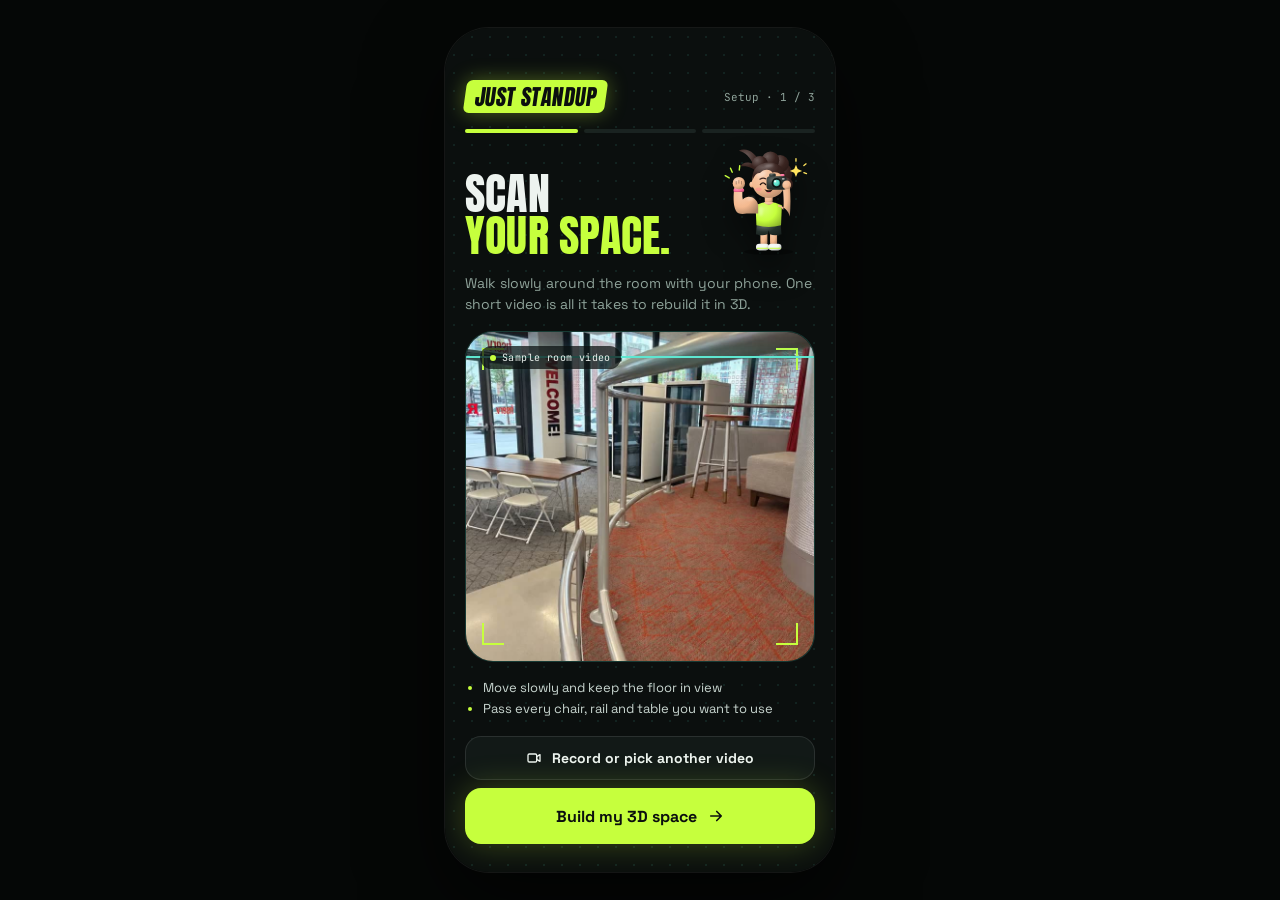
<file: web/index.html>
<!doctype html>
<html lang="en">
<head>
<meta charset="utf-8">
<meta name="viewport" content="width=device-width, initial-scale=1, viewport-fit=cover">
<meta name="theme-color" content="#0B0F0E">
<meta name="apple-mobile-web-app-capable" content="yes">
<meta name="apple-mobile-web-app-status-bar-style" content="black-translucent">
<meta name="apple-mobile-web-app-title" content="Just Standup">
<title>Just Standup</title>
<link rel="manifest" href="manifest.webmanifest">
<link rel="icon" href="icon.svg" type="image/svg+xml">
<link rel="apple-touch-icon" href="icon.svg">
<link rel="preconnect" href="https://fonts.googleapis.com">
<link rel="preconnect" href="https://fonts.gstatic.com" crossorigin>
<link href="https://fonts.googleapis.com/css2?family=Anton&family=JetBrains+Mono:wght@400;500&family=Space+Grotesk:wght@400;500;600;700&display=swap" rel="stylesheet">
<link rel="stylesheet" href="styles.css">
<script type="importmap">{ "imports": { "three": "https://cdn.jsdelivr.net/npm/three@0.160.1/build/three.module.js" } }</script>
</head>
<body>
<main id="app"><div class="screen"><p class="lead">Loading…</p></div></main>
<script type="module">
  import("./src/main.js").catch((err) => {
    document.getElementById("app").innerHTML =
      `<div class="screen"><h1 class="h1" style="font-size:32px">Couldn't load</h1><pre class="s12 soft">${String(err.message || err)}</pre></div>`;
    console.error(err);
  });
</script>
</body>
</html>
</file>
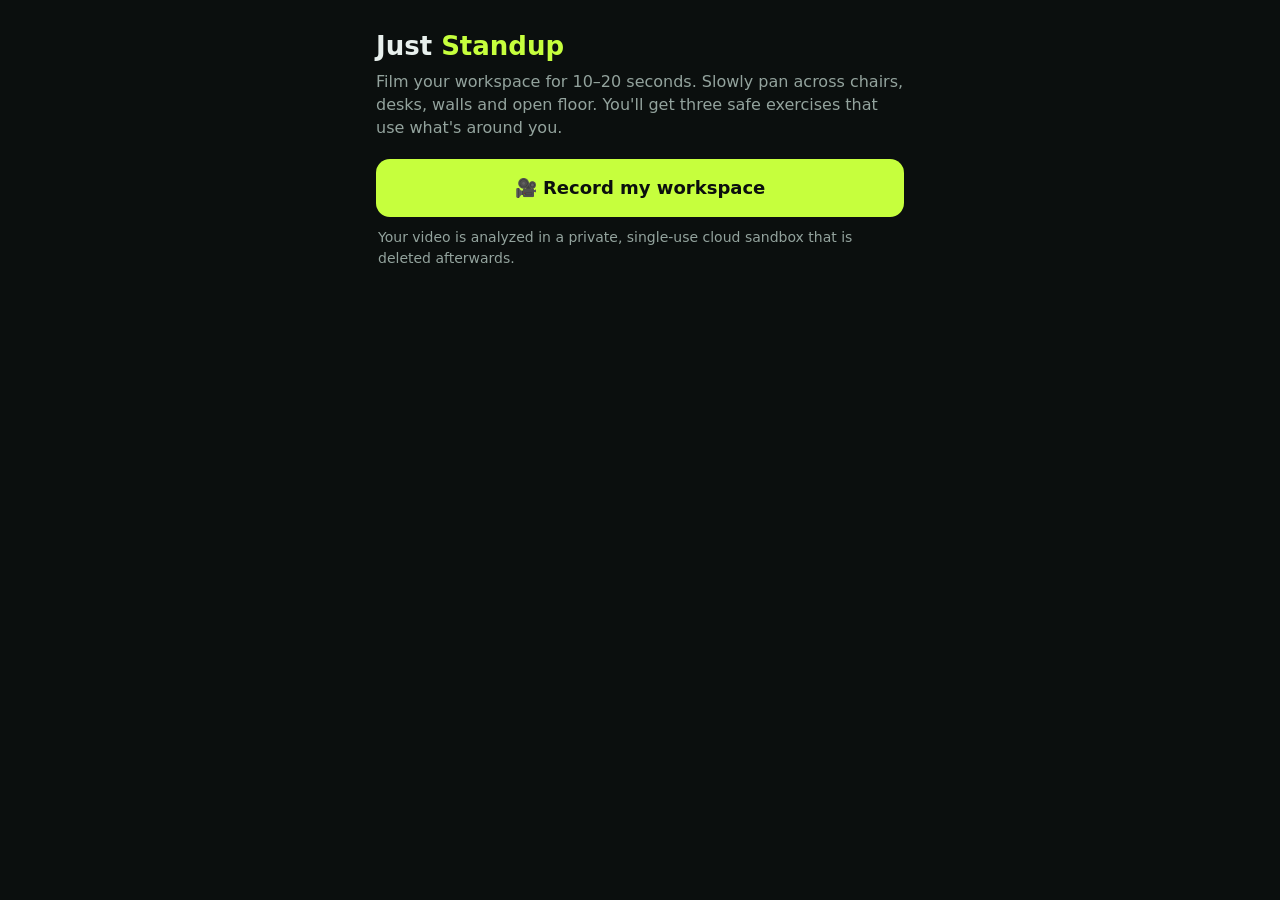
<file: webapp/index.html>
<!doctype html>
<html lang="en">
<head>
<meta charset="utf-8">
<meta name="viewport" content="width=device-width, initial-scale=1">
<title>Just Standup</title>
<style>
  :root { --bg:#0b0f0e; --card:#141b19; --text:#e8f0ed; --muted:#93a39d; --accent:#c6ff3d; --line:#26322e; --warn:#ffb86b; }
  * { box-sizing: border-box; }
  body { margin:0; background:var(--bg); color:var(--text); font:16px/1.45 system-ui,-apple-system,sans-serif; }
  main { max-width:560px; margin:0 auto; padding:20px 16px 48px; }
  h1 { font-size:26px; margin:8px 0 4px; } h1 span { color:var(--accent); }
  p.lead { color:var(--muted); margin:0 0 20px; }
  label.btn, button { display:block; width:100%; text-align:center; padding:16px; border-radius:14px; border:0;
    background:var(--accent); color:#0b0f0e; font-weight:700; font-size:18px; cursor:pointer; }
  input[type=file] { display:none; }
  .hint { color:var(--muted); font-size:14px; margin:10px 2px 0; }
  #status { margin:22px 0 8px; padding:14px; border:1px solid var(--line); border-radius:12px; display:none; }
  .bar { height:6px; background:var(--line); border-radius:3px; overflow:hidden; margin-top:10px; }
  .bar > div { height:100%; width:0; background:var(--accent); transition:width .3s; }
  .card { background:var(--card); border:1px solid var(--line); border-radius:16px; margin:16px 0; overflow:hidden; }
  .card img { width:100%; display:block; max-height:260px; object-fit:cover; }
  .card .body { padding:14px 16px 16px; }
  .rank { color:var(--accent); font-weight:700; font-size:13px; letter-spacing:.06em; text-transform:uppercase; }
  .card h2 { font-size:20px; margin:4px 0 2px; }
  .where { color:var(--muted); margin:0 0 10px; }
  .safety { border-left:3px solid var(--warn); padding:6px 10px; background:#1c1a14; border-radius:6px; font-size:14px; }
  .card a { color:var(--accent); }
  .meta { color:var(--muted); font-size:13px; margin-top:10px; }
  .player { position:relative; aspect-ratio:16/9; margin-top:12px; border-radius:10px; overflow:hidden; background:#000; }
  .player iframe { position:absolute; inset:0; width:100%; height:100%; border:0; }
  .steps { font-size:14px; color:var(--muted); }
  .links { display:flex; gap:10px; margin-top:12px; }
  .link { flex:1; text-align:center; padding:10px; border:1px solid var(--accent); border-radius:10px; text-decoration:none; font-weight:600; }
  .chips span { display:inline-block; border:1px solid var(--line); border-radius:999px; padding:3px 10px; margin:3px 4px 0 0; font-size:13px; color:var(--muted); }
  .err { color:#ff8a80; }
</style>
</head>
<body>
<main>
  <h1>Just <span>Standup</span></h1>
  <p class="lead">Film your workspace for 10–20 seconds. Slowly pan across chairs, desks, walls and open floor. You'll get three safe exercises that use what's around you.</p>

  <label class="btn" for="video">🎥 Record my workspace</label>
  <input id="video" type="file" accept="video/*" capture="environment">
  <p class="hint">Your video is analyzed in a private, single-use cloud sandbox that is deleted afterwards.</p>

  <div id="status"><div id="stage">Uploading…</div><div class="bar"><div id="progress"></div></div></div>
  <div id="results"></div>
</main>
<script>
const $ = (id) => document.getElementById(id);
const esc = (s) => String(s ?? "").replace(/[&<>"]/g, (c) => ({"&":"&amp;","<":"&lt;",">":"&gt;",'"':"&quot;"}[c]));

$("video").addEventListener("change", () => {
  const file = $("video").files[0];
  if (!file) return;
  $("results").innerHTML = "";
  $("status").style.display = "block";
  setStage("Uploading video…", 0);
  const form = new FormData();
  form.append("video", file);
  const xhr = new XMLHttpRequest();
  xhr.open("POST", "/api/uploads");
  xhr.upload.onprogress = (e) => e.lengthComputable && setStage("Uploading video…", 30 * e.loaded / e.total);
  xhr.onload = () => xhr.status === 200 ? poll(JSON.parse(xhr.responseText).id, Date.now())
                                        : setStage(`<span class="err">Upload failed (${xhr.status})</span>`, 0);
  xhr.onerror = () => setStage('<span class="err">Upload failed. Check your connection.</span>', 0);
  xhr.send(form);
});

function setStage(html, pct) { $("stage").innerHTML = html; $("progress").style.width = pct + "%"; }

async function poll(id, started) {
  const r = await fetch(`/api/uploads/${id}`).then((r) => r.json()).catch(() => null);
  const secs = Math.round((Date.now() - started) / 1000);
  if (r && r.status === "done") { setStage(`Done in ${secs}s`, 100); return render(r); }
  if (r && r.status === "error") return setStage(`<span class="err">Something went wrong: ${esc(r.error)}</span>`, 100);
  // Planning takes ~1-2 minutes; creep the bar so it feels alive.
  setStage(`${esc(r ? r.stage : "Working")}… (${secs}s)`, Math.min(95, 30 + secs / 1.6));
  setTimeout(() => poll(id, started), 2000);
}

function render(r) {
  const recs = r.recommendations || [];
  if (!recs.length) { $("results").innerHTML = "<p>No safe spots found. Try filming more of the room.</p>"; return; }
  $("results").innerHTML = recs.map((x) => {
    const e = x.exercise || {};
    const ins = e.instructions || {};
    // Only embeddable players reach here (YouTube); the src is built server-side, never taken from user input.
    const demo = e.video_embed && e.video_embed.startsWith("https://www.youtube-nocookie.com/embed/")
      ? `<div class="player"><iframe src="${esc(e.video_embed)}" title="${esc(e.name)} demo" loading="lazy"
           allow="encrypted-media; picture-in-picture" allowfullscreen referrerpolicy="strict-origin-when-cross-origin"></iframe></div>` : "";
    const links = [e.video_link && `<a class="link" href="${esc(e.video_link)}" target="_blank" rel="noopener">▶ Watch on ExRx</a>`,
                   !e.video_link && e.source_url && `<a class="link" href="${esc(e.source_url)}" target="_blank" rel="noopener">ExRx page</a>`].filter(Boolean).join("");
    const groups = (e.muscle_groups || []).join(", ") || e.section || "";
    return `<div class="card">
      <img src="${esc(x.frame)}" alt="spot ${x.rank}">
      <div class="body">
        <div class="rank">Spot ${x.rank} · ${esc(groups)}</div>
        <h2>${esc(e.name)}</h2>
        <p class="where">at the ${esc(x.object)}</p>
        <p>${esc(x.why)}</p>
        <div class="safety">⚠️ ${esc(x.safety)}</div>
        ${demo}
        ${ins.preparation ? `<p class="steps"><b>Set up:</b> ${esc(ins.preparation)}<br><b>Do:</b> ${esc(ins.execution)}</p>` : ""}
        <div class="links">${links}</div>
        <p class="meta">Targets: ${esc((e.target_muscles || []).join(", ") || groups)}</p>
      </div></div>`;
  }).join("") + (r.other_options && r.other_options.length
      ? `<p class="hint">Also possible here (from your ExRx graph in SurrealDB):</p><div class="chips">${r.other_options.map((o) => `<span>${esc(o)}</span>`).join("")}</div>` : "");
}
</script>
</body>
</html>
</file>
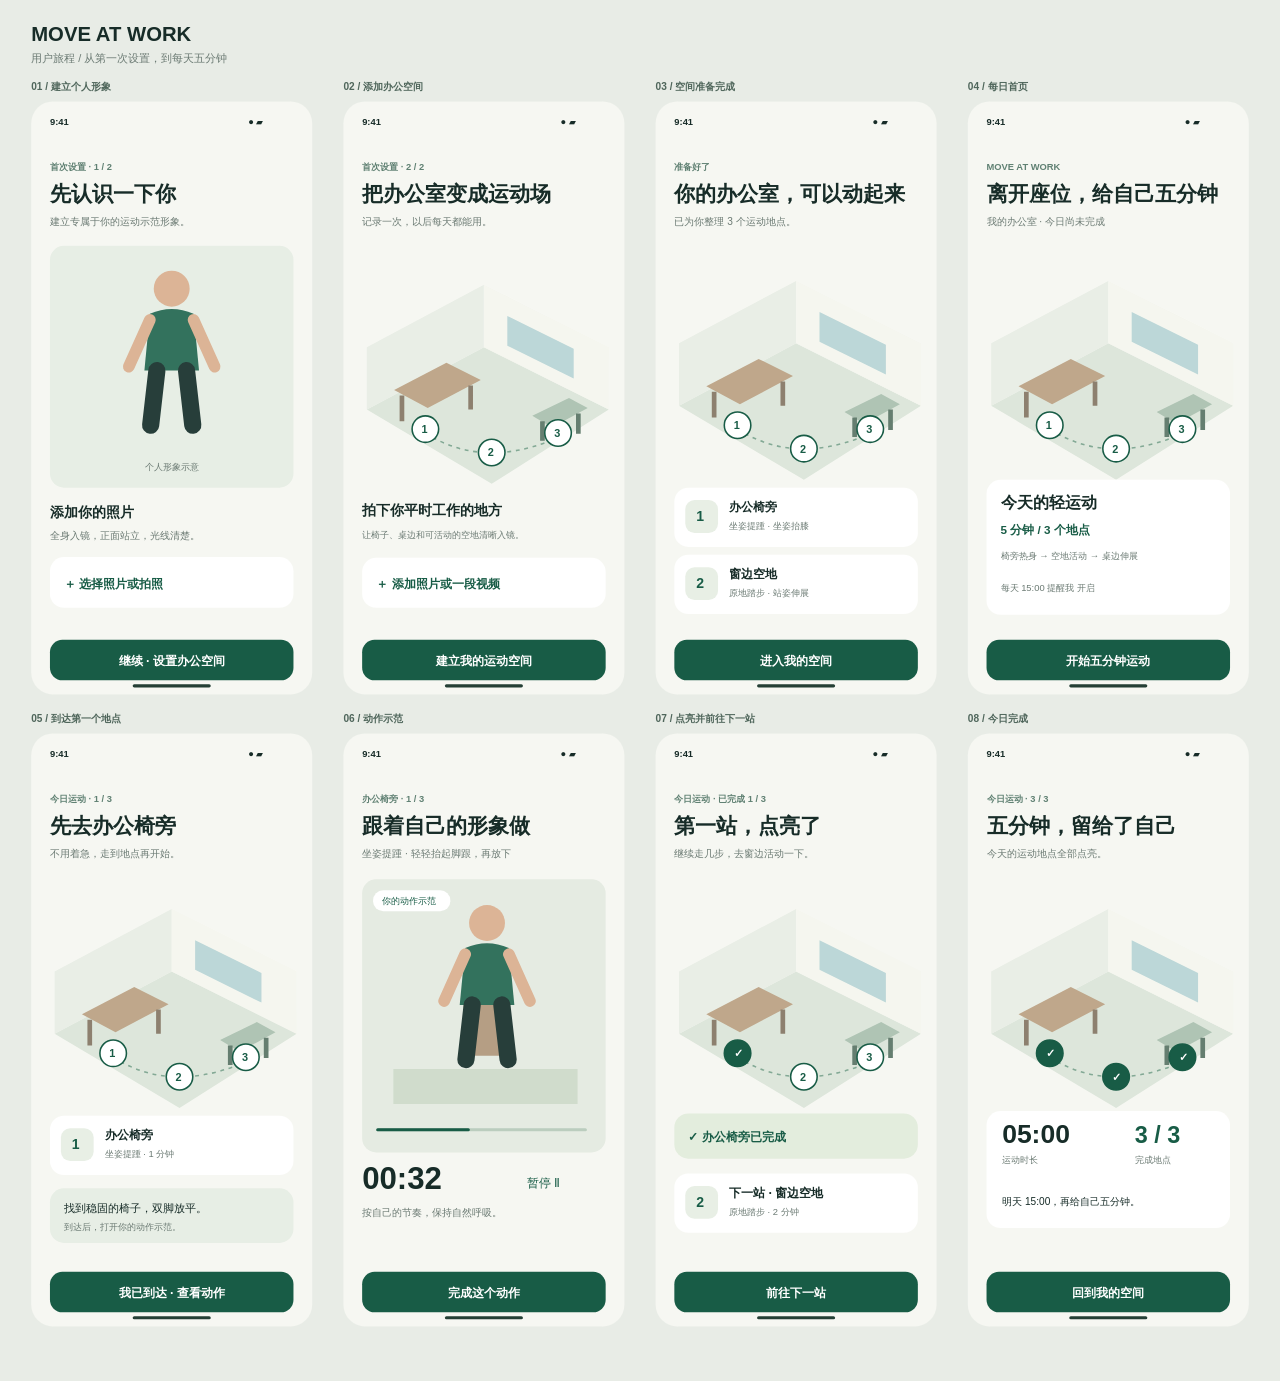
<file: outputs/preview.html>
<!doctype html><html lang="zh"><meta charset="utf-8"><title>Workplace · 用户页面</title><body style="margin:0;background:#e8ece6"><img style="width:100%;display:block" src="workplace-ui-overview.svg"></body></html>
</file>
<file: web/styles.css>
/* Design tokens and components lifted from 01_UI.html. */
:root {
  --bg: #0B0F0E; --panel: #0E1412; --card: #121917; --track: #1A2321;
  --text: #EDF3EF; --muted: #8FA39A; --soft: #C9D6D0;
  --cyan: #5EE6D0; --lime: #C6FF3D;
  --display: "Anton", sans-serif; --sans: "Space Grotesk", system-ui, sans-serif; --mono: "JetBrains Mono", ui-monospace, monospace;
}
* { box-sizing: border-box; }
html, body { margin: 0; height: 100%; background: #050706; }
body { display: flex; align-items: center; justify-content: center; -webkit-tap-highlight-color: transparent; }
button { font: inherit; color: inherit; cursor: pointer; }

/* Desktop: phone frame. Phone: full screen. */
#app { width: 390px; height: min(844px, 100vh - 32px); border-radius: 44px; overflow: hidden; position: relative;
  box-shadow: 0 0 0 1px rgba(255,255,255,.07), 0 30px 80px rgba(0,0,0,.6); }
@media (max-width: 520px) {
  body { display: block; }
  #app { width: 100%; height: 100vh; height: 100dvh; border-radius: 0; box-shadow: none; }
}

.screen { height: 100%; overflow-y: auto; display: flex; flex-direction: column; gap: 16px;
  padding: max(52px, calc(env(safe-area-inset-top) + 16px)) 20px max(28px, calc(env(safe-area-inset-bottom) + 12px));
  background: var(--bg) radial-gradient(rgba(94,230,208,.09) 1px, transparent 1px) 0 0 / 18px 18px;
  color: var(--text); font-family: var(--sans); }
@media (max-width: 520px) { .screen { padding-top: calc(env(safe-area-inset-top) + 20px); } }
.screen.lit { gap: 14px; background-image: radial-gradient(rgba(198,255,61,.08) 1px, transparent 1px); }
.screen.plain { background-image: none; }
.screen > * { flex: none; }

/* type */
.h1 { margin: 0; font-family: var(--display); font-weight: 400; line-height: .95; letter-spacing: .005em; text-transform: uppercase; }
.h1 em { font-style: normal; color: var(--lime); }
.lead { margin: 0; font-size: 14px; line-height: 1.5; color: var(--muted); }
.kicker { font-family: var(--mono); font-size: 11px; letter-spacing: .1em; color: var(--lime); }
.mono { font-family: var(--mono); }
.muted { color: var(--muted); } .soft { color: var(--soft); } .cyan { color: var(--cyan); } .lime { color: var(--lime); }
.s11 { font-size: 11px; } .s12 { font-size: 12px; } .s13 { font-size: 13px; line-height: 1.55; } .s14 { font-size: 14px; }
.t14 { font-size: 14px; font-weight: 600; } .t15 { font-size: 15px; font-weight: 600; } .t18 { font-size: 18px; font-weight: 700; }
.w500 { font-weight: 500; } .lh16 { line-height: 1.6; margin: 0; }

/* layout */
.row { display: flex; justify-content: space-between; align-items: center; }
.row.top { align-items: flex-start; justify-content: flex-start; } .row.bottom { align-items: flex-end; }
.g6 { gap: 6px; } .g10 { gap: 10px; } .g12 { gap: 12px; } .g14 { gap: 14px; justify-content: flex-start; }
.grow { flex: 1; min-width: 0; }
.col4 { display: flex; flex-direction: column; gap: 4px; } .col4.end { align-items: flex-end; padding-bottom: 6px; }
.col8 { display: flex; flex-direction: column; gap: 8px; } .col12 { display: flex; flex-direction: column; gap: 12px; }
.auto { margin-top: auto; }
.hr { height: 1px; background: rgba(255,255,255,.06); }

/* chrome */
.logo { font-family: var(--display); font-size: 22px; line-height: 1; letter-spacing: .02em; color: var(--bg); background: var(--lime);
  padding: 6px 10px 5px; border-radius: 6px; transform: skewX(-8deg); box-shadow: 0 0 20px rgba(198,255,61,.35); }
.pill { display: flex; align-items: center; gap: 6px; font-size: 11px; color: var(--text); padding: 6px 10px; border-radius: 999px;
  border: 1px solid rgba(255,255,255,.10); background: none; }
.pill svg { stroke: var(--lime); } .pill.icon-only { padding: 6px 8px; } .pill.icon-only svg { stroke: var(--muted); }
.segs { display: flex; gap: 6px; }
.segs i { flex: 1; height: 4px; border-radius: 2px; background: var(--track); overflow: hidden; }
.segs b { display: block; height: 100%; background: var(--lime); box-shadow: 0 0 10px rgba(198,255,61,.7); transition: width .25s linear; }
.bar { height: 4px; border-radius: 2px; background: var(--track); overflow: hidden; }
.bar b { display: block; height: 100%; width: 0; background: var(--lime); transition: width .25s linear; }

/* buttons */
.btn { margin-top: auto; height: 56px; border: 0; border-radius: 16px; font-size: 16px; font-weight: 700;
  display: flex; align-items: center; justify-content: center; gap: 10px; }
.btn.primary { background: var(--lime); color: var(--bg); box-shadow: 0 0 32px rgba(198,255,61,.25); }
.btn.outline { background: transparent; color: var(--lime); border: 1px solid rgba(198,255,61,.5); }
.btn.spread { justify-content: space-between; padding: 0 20px; }
.btn:active, .sq:active { transform: scale(.98); }
.sq { width: 44px; height: 44px; flex: none; border-radius: 14px; border: 1px solid rgba(255,255,255,.10); background: var(--card);
  display: flex; align-items: center; justify-content: center; }
.sq.big { width: 56px; height: 56px; border-radius: 16px; }
.sq.on { border-color: var(--lime); color: var(--lime); }

/* cards */
.card { background: var(--card); border: 1px solid rgba(255,255,255,.06); border-radius: 18px; }
.card.pad { padding: 14px 16px; } .pad16 { padding: 16px; display: flex; flex-direction: column; gap: 4px; }
.stop-row { display: flex; align-items: center; gap: 14px; padding: 12px 14px; background: var(--card);
  border: 1px solid rgba(94,230,208,.10); border-radius: 16px; }
.num { width: 32px; height: 32px; flex: none; border-radius: 10px; background: rgba(94,230,208,.12); color: var(--cyan);
  display: flex; align-items: center; justify-content: center; font-size: 12px; }
.num.big { width: 44px; height: 44px; border-radius: 14px; background: var(--lime); color: var(--bg); font-size: 15px; box-shadow: 0 0 18px rgba(198,255,61,.4); }
.tiles { display: grid; grid-template-columns: repeat(3, minmax(0, 1fr)); gap: 8px; }
.tile { display: flex; flex-direction: column; gap: 4px; padding: 12px; border-radius: 14px; background: var(--card);
  border: 1px solid rgba(94,230,208,.10); color: var(--cyan); }
.tile .t14 { color: var(--text); } .tile.next { border-color: rgba(198,255,61,.35); color: var(--lime); }
.tile.done { border-color: rgba(198,255,61,.2); color: var(--lime); background: rgba(198,255,61,.06); }
.week { display: flex; gap: 8px; justify-content: space-between; }
.week span { width: 30px; height: 30px; border-radius: 15px; background: var(--track); color: var(--muted); font: 11px var(--mono);
  display: flex; align-items: center; justify-content: center; }
.week .on { background: var(--lime); color: var(--bg); font-weight: 500; }
.week .now:not(.on) { border: 1.5px solid var(--lime); color: var(--lime); background: none; box-shadow: 0 0 12px rgba(198,255,61,.35); }
.week .on.now { box-shadow: 0 0 16px rgba(198,255,61,.6); }
.nav-card { display: flex; flex-direction: column; gap: 14px; padding: 18px; border-radius: 22px; border-color: rgba(198,255,61,.22); }
.nav-photo { width: 44px; height: 44px; border-radius: 14px; object-fit: cover; border: 2px solid var(--lime); }
.stats { display: grid; grid-template-columns: 1fr 1fr; gap: 10px; }
.stat { font-size: 34px; line-height: 1.1; font-weight: 600; font-variant-numeric: tabular-nums; }
.bigtime { font-size: 56px; line-height: 1; font-weight: 600; letter-spacing: -.02em; font-variant-numeric: tabular-nums; }

/* map box */
.screen > .mapbox { flex: 1 1 0; }
.mapbox { position: relative; min-height: 200px; max-height: 300px; border-radius: 28px; border: 1px solid rgba(94,230,208,.16);
  background: var(--panel); overflow: hidden; }
.mapbox.tall { min-height: 230px; max-height: 340px; }
.mapbox.litbox { border-color: rgba(198,255,61,.3); box-shadow: 0 0 40px rgba(198,255,61,.08) inset; }
.mapbox [data-map] { position: absolute; inset: 40px 6px 8px; animation: float 4s ease-in-out infinite; }
.mapbox [data-map].flush { inset: 8px 6px 36px; animation: none; }
.mapbox svg { display: block; }
.chip { position: absolute; z-index: 1; display: flex; align-items: center; gap: 6px; font: 10px var(--mono); letter-spacing: .06em;
  padding: 5px 10px; border-radius: 999px; }
.chip.tl { top: 14px; left: 14px; } .chip.tr { top: 14px; right: 14px; } .chip.bl { bottom: 14px; left: 14px; }
.chip.lime { color: var(--lime); background: rgba(198,255,61,.08); border: 1px solid rgba(198,255,61,.3); }
.chip.cyan { color: var(--cyan); background: rgba(94,230,208,.08); border: 1px solid rgba(94,230,208,.3); }
.chip.ghost { color: var(--muted); border: 1px solid rgba(255,255,255,.08); }
.chip.dark { color: var(--text); background: rgba(11,15,14,.72); letter-spacing: .04em; }
.dot { width: 6px; height: 6px; border-radius: 3px; background: var(--lime); }
.lit-count { position: absolute; bottom: 14px; right: 16px; display: flex; align-items: baseline; gap: 4px; }
.lit-count b { font-size: 34px; } .lit-count span { font-size: 13px; color: var(--muted); }
.scan { position: absolute; left: 0; right: 0; top: 24px; height: 2px; background: var(--cyan);
  box-shadow: 0 0 18px 2px rgba(94,230,208,.6); animation: scan 3.2s ease-in-out infinite; }

/* move media */
.screen > .mediabox { flex: 1 1 0; }
.mediabox { position: relative; min-height: 240px; max-height: 390px; border-radius: 28px; border: 1px solid rgba(198,255,61,.25);
  background: #3A3631; overflow: hidden; }
.media { position: absolute; inset: 0; width: 100%; height: 100%; object-fit: cover; }
.media.placeholder { display: flex; flex-direction: column; align-items: center; justify-content: center; gap: 10px; text-align: center;
  padding: 24px; background: var(--panel) radial-gradient(rgba(198,255,61,.08) 1px, transparent 1px) 0 0 / 18px 18px; }
.round { position: absolute; z-index: 1; width: 44px; height: 44px; border-radius: 22px; border: 0; background: rgba(11,15,14,.72);
  display: flex; align-items: center; justify-content: center; }
.round.tr { top: 10px; right: 10px; }
.vbar { position: absolute; left: 10px; right: 10px; bottom: 10px; height: 48px; border-radius: 16px; background: rgba(11,15,14,.78);
  display: flex; align-items: center; gap: 10px; padding: 0 6px 0 4px; }
.vbtn { width: 40px; height: 40px; flex: none; border: 0; border-radius: 12px; background: transparent; display: flex; align-items: center; justify-content: center; }
.vbtn.loop { width: 36px; height: 36px; border-radius: 10px; } .vbtn.loop.on { background: rgba(198,255,61,.14); color: var(--lime); }
.vtrack { flex: 1; height: 4px; border-radius: 2px; background: rgba(255,255,255,.18); overflow: hidden; }
.vtrack b { display: block; height: 100%; width: 0; background: var(--lime); }

/* upload */
.scroll { flex: 1 1 0 !important; min-height: 0; overflow-y: auto; display: flex; flex-direction: column; gap: 8px; margin: 0 -4px; padding: 0 4px; }
.sect { font: 10px var(--mono); letter-spacing: .08em; color: var(--cyan); margin-top: 6px; }
.up-row { display: flex; align-items: center; gap: 8px; padding: 10px 12px; background: var(--card); border: 1px solid rgba(94,230,208,.10); border-radius: 16px; }
.up-row.busy { opacity: .5; pointer-events: none; }
.up-pick { flex: 1; display: flex; align-items: center; gap: 12px; cursor: pointer; min-width: 0; }
.up-thumb { width: 48px; height: 48px; flex: none; border-radius: 12px; overflow: hidden; background: rgba(94,230,208,.12); color: var(--cyan);
  display: flex; align-items: center; justify-content: center; }
.up-thumb img, .up-thumb video { width: 100%; height: 100%; object-fit: cover; }
.up-text { display: flex; flex-direction: column; gap: 2px; min-width: 0; }
.up-text b { font-size: 15px; } .up-text small { font-size: 12px; color: var(--muted); } .up-text small.ok { color: var(--lime); }
.up-x { width: 36px; height: 36px; flex: none; border: 0; border-radius: 10px; background: var(--track); color: var(--muted);
  display: flex; align-items: center; justify-content: center; }

/* svg animation classes used by the map */
.route { stroke-dasharray: 3 6; animation: dash 1.4s linear infinite; }
.glow { filter: drop-shadow(0 0 4px #C6FF3D); }
.flow { stroke-dasharray: 14 10; animation: flow 2s linear infinite; }
.pulse { transform-box: fill-box; transform-origin: center; animation: pulse 1.8s ease-out infinite; }
.twinkle { transform-box: fill-box; transform-origin: center; animation: twinkle 2.6s ease-in-out infinite; }
.rec { animation: rec 1.6s ease-in-out infinite; }
@keyframes dash { to { stroke-dashoffset: -36; } }
@keyframes flow { to { stroke-dashoffset: -48; } }
@keyframes pulse { 0% { transform: scale(.7); opacity: .9; } 100% { transform: scale(2.4); opacity: 0; } }
@keyframes twinkle { 0%, 100% { opacity: .2; transform: scale(.6); } 50% { opacity: 1; transform: scale(1); } }
@keyframes float { 50% { transform: translateY(-3px); } }
@keyframes scan { 0% { top: 24px; opacity: 0; } 15%, 85% { opacity: 1; } 100% { top: calc(100% - 4px); opacity: 0; } }
@keyframes rec { 50% { opacity: .35; } }
@media (prefers-reduced-motion: reduce) { * { animation: none !important; } }

/* ---------- Done · Duolingo-style celebration ---------- */
.celebrate { position: relative; }
.celebrate .step { display: flex; flex-direction: column; gap: 16px; flex: 1 0 auto; align-items: stretch; text-align: center; }
.celebrate .step[hidden] { display: none; }
.celebrate .lead { text-align: center; }
.confetti { position: absolute; inset: 0; width: 100%; height: 100%; pointer-events: none; z-index: 3; }

.mascot-wrap { position: relative; height: 180px; display: grid; place-items: center; margin-top: 8px; }
.mascot { height: 190px; width: auto; max-width: 100%; overflow: visible; z-index: 1; position: relative; }
.m-body { transform-box: fill-box; transform-origin: 50% 100%; animation: hop 1.1s cubic-bezier(.3,.7,.4,1) infinite; }
.m-shadow { transform-box: fill-box; transform-origin: center; animation: shadow 1.1s cubic-bezier(.3,.7,.4,1) infinite; }
.m-arm { transform-box: fill-box; animation: wave .55s ease-in-out infinite alternate; }
.m-arm.l { transform-origin: 100% 100%; } .m-arm.r { transform-origin: 0% 100%; animation-delay: .27s; }
.m-eyes { transform-box: fill-box; transform-origin: center; animation: blink 3.2s infinite; }
.burst { position: absolute; width: 190px; height: 190px; border-radius: 50%;
  background: radial-gradient(circle, rgba(198,255,61,.35), rgba(198,255,61,0) 65%); animation: burst 2.4s ease-in-out infinite; }

.pop { animation: popin .5s cubic-bezier(.2,1.6,.4,1) backwards; }
.pop.d1 { animation-delay: .15s; } .pop.d2 { animation-delay: .3s; } .pop.d3 { animation-delay: .45s; }

.celebrate .tiles { display: grid; grid-template-columns: repeat(3, 1fr); gap: 10px; }
.celebrate .tile { border: 2px solid var(--c); border-radius: 16px; background: var(--c); overflow: hidden;
  animation: popin .5s cubic-bezier(.2,1.6,.4,1) backwards; }
.celebrate .tile:nth-child(1) { animation-delay: .35s; } .celebrate .tile:nth-child(2) { animation-delay: .5s; } .celebrate .tile:nth-child(3) { animation-delay: .65s; }
.tile.xp { --c: #FFC83D; } .tile.time { --c: var(--cyan); } .tile.spots { --c: var(--lime); }
.tile-h { padding: 5px 0 4px; font: 700 11px var(--mono); letter-spacing: .08em; color: var(--bg); }
.tile-b { background: var(--bg); border-radius: 13px; padding: 14px 4px 16px; display: flex; align-items: center; justify-content: center;
  gap: 6px; color: var(--c); }
.tile-b b { font-size: 20px; font-weight: 700; font-variant-numeric: tabular-nums; }
.tile-b .ti { display: inline-grid; place-items: center; font-size: 17px; }
.tile.landed .tile-b b { animation: bump .35s ease-out; }

.btn.duo { margin-top: auto; background: var(--lime); color: var(--bg); text-transform: uppercase; letter-spacing: .06em;
  box-shadow: 0 5px 0 #8FBF1F, 0 0 32px rgba(198,255,61,.25); transform: translateY(-5px); justify-content: center; }
.btn.duo:active { transform: translateY(0); box-shadow: 0 0 0 #8FBF1F; }

.flame-wrap { position: relative; height: 190px; display: grid; place-items: center; margin-top: 12px; }
.flame { width: 120px; height: 150px; transform-origin: 50% 100%; animation: popin .6s cubic-bezier(.2,1.6,.4,1) backwards, flicker 1.6s ease-in-out .6s infinite; }
.streak-n { position: absolute; bottom: 18px; font: 400 54px/1 var(--display); color: var(--bg);
  animation: popin .5s cubic-bezier(.2,1.8,.4,1) .35s backwards; }
.streak h1 em { color: #FF9F1C; }
.streak-week { display: flex; justify-content: space-between; }
.sw { display: flex; flex-direction: column; align-items: center; gap: 6px; color: var(--muted); }
.sw i { width: 30px; height: 30px; border-radius: 50%; background: var(--track); display: grid; place-items: center; color: var(--bg); }
.sw.on i { background: #FF9F1C; animation: popin .45s cubic-bezier(.2,1.8,.4,1) calc(.5s + var(--i) * .08s) backwards; }
.sw.now span { color: #FF9F1C; font-weight: 700; }
.sw svg { width: 16px; height: 16px; }
.streak .mapbox { min-height: 170px; }

@keyframes hop { 0%, 100% { transform: translateY(0) scale(1.06, .94); } 15% { transform: translateY(0) scale(.96, 1.05); }
  50% { transform: translateY(-26px) scale(1, 1); } 85% { transform: translateY(0) scale(1.04, .96); } }
@keyframes shadow { 50% { transform: scale(.6); opacity: .5; } }
@keyframes wave { from { transform: rotate(-12deg); } to { transform: rotate(14deg); } }
@keyframes blink { 0%, 92%, 100% { transform: scaleY(1); } 95% { transform: scaleY(.1); } }
@keyframes burst { 50% { transform: scale(1.15); opacity: .7; } }
@keyframes popin { from { transform: scale(.3); opacity: 0; } }
@keyframes bump { 50% { transform: scale(1.25); } }
@keyframes flicker { 50% { transform: scale(1.04, .97) rotate(-1.5deg); } }

/* ---------- Three.js map (map/threeMap.js), look from final_rendering_effect.html ---------- */
.mapbox [data-map].gl { inset: 0; animation: none; }
[data-map].gl canvas { display: block; width: 100% !important; height: 100% !important; touch-action: none; }
.map-labels { position: absolute; inset: 0; pointer-events: none; overflow: hidden; }
.map-label { position: absolute; left: 0; top: 0; display: flex; align-items: center; gap: 5px; white-space: nowrap;
  border: 1px solid var(--cyan); background: rgba(10,23,19,.9); color: var(--cyan); border-radius: 30px; padding: 3px 9px 3px 3px;
  font-size: 10px; box-shadow: 0 0 18px rgba(94,230,208,.12); will-change: transform; }
.map-label b { font: 500 9px var(--mono); padding-left: 5px; }
.map-label img { width: 20px; height: 20px; border-radius: 50%; object-fit: cover; }
.map-label.next, .map-label.done { border-color: var(--lime); color: var(--lime); box-shadow: 0 0 18px rgba(198,255,61,.2); }
.map-label.dim { opacity: .45; }
.map-label.you { padding: 3px 9px; color: var(--cyan); }

/* ---------- Mascot (src/mascot.js, from the design-sheet artifact) ---------- */
.mascot-wrap { height: 210px; }
.mascot.anim .m-all { transform-box: fill-box; transform-origin: 50% 100%; animation: hop 1.1s cubic-bezier(.3,.7,.4,1) infinite; }
.mascot.anim .pump { transform-box: view-box; transform-origin: 96px 155px; animation: pump .55s ease-in-out infinite alternate; }
.mascot.anim .flash { animation: flash 1.1s steps(1) infinite; }
.streak-badge { position: absolute; right: calc(50% - 118px); bottom: 6px; width: 64px; height: 80px; display: grid; place-items: end center; z-index: 2;
  animation: popin .5s cubic-bezier(.2,1.8,.4,1) .35s backwards; }
.streak-badge .flame { position: absolute; inset: 0; width: 100%; height: 100%; }
.streak-badge b { position: relative; font: 400 30px/1 var(--display); color: var(--bg); padding-bottom: 8px; }
.medal, .plate { width: 190px; aspect-ratio: 1; border-radius: 50%; display: grid; place-items: center; }
.medal { background: radial-gradient(circle at 34% 28%, #F6FFC4, #C6FF3D 46%, #86AA0F 100%);
  box-shadow: inset 0 0 0 5px rgba(255,255,255,.4), inset 0 0 0 11px #A6CC1E, inset 0 0 0 14px rgba(60,80,0,.5), 0 9px 0 #5E7B07; }
.plate { background: #FBFBF8; box-shadow: inset 0 0 0 7px #111, inset 0 0 0 13px #FBFBF8, inset 0 0 0 16px #111, 0 5px 0 #CFCFC6; }
.medal .mascot, .plate .mascot { height: 150px; }
@keyframes pump { from { transform: rotate(-4deg); } to { transform: rotate(9deg); } }
@keyframes flash { 0%, 60% { opacity: 0; } 61% { opacity: 1; } }
.up-hero { display: flex; align-items: flex-end; justify-content: space-between; gap: 8px; margin-top: -8px; }
.up-hero .mascot { height: 116px; flex: none; margin-right: -6px; }

/* ---------- Setup: scan (room video) → build (rendering) ---------- */
.screen > .scanbox { flex: 1 1 0; }
.scanbox { position: relative; min-height: 170px; border-radius: 28px; overflow: hidden; background: #000; border: 1px solid rgba(94,230,208,.25); }
.finder { position: absolute; inset: 16px; pointer-events: none;
  background: linear-gradient(var(--lime), var(--lime)) 0 0 / 22px 2px, linear-gradient(var(--lime), var(--lime)) 0 0 / 2px 22px,
    linear-gradient(var(--lime), var(--lime)) 100% 0 / 22px 2px, linear-gradient(var(--lime), var(--lime)) 100% 0 / 2px 22px,
    linear-gradient(var(--lime), var(--lime)) 0 100% / 22px 2px, linear-gradient(var(--lime), var(--lime)) 0 100% / 2px 22px,
    linear-gradient(var(--lime), var(--lime)) 100% 100% / 22px 2px, linear-gradient(var(--lime), var(--lime)) 100% 100% / 2px 22px;
  background-repeat: no-repeat; }
.tips { margin: 0; padding: 0 0 0 18px; color: var(--soft); font-size: 13px; line-height: 1.6; }
.tips li::marker { color: var(--lime); }
.btn.ghost { margin-top: 0; height: 44px; font-size: 14px; background: var(--card); color: var(--text); border: 1px solid rgba(255,255,255,.1); cursor: pointer; }
.btn:disabled { opacity: .35; box-shadow: none; cursor: default; }
.mapbox.buildbox { max-height: 320px; border-color: rgba(198,255,61,.3); }
.buildbox .media.fadeout { z-index: 1; animation: fadeout 1s ease .9s forwards; pointer-events: none; }
.buildbox .chip { z-index: 2; }
.buildpct { position: absolute; right: 16px; bottom: 12px; z-index: 2; font-size: 26px; color: var(--lime); }
.map-labels { transition: opacity .4s; }
.steps { list-style: none; margin: 0; padding: 0; display: flex; flex-direction: column; gap: 6px; }
.steps li { display: flex; align-items: center; gap: 10px; opacity: .35; transition: opacity .3s; }
.steps li i { width: 22px; height: 22px; flex: none; border-radius: 50%; border: 1.5px solid var(--muted); display: grid; place-items: center; color: transparent; }
.steps li i svg { width: 12px; height: 12px; }
.steps li span { display: flex; gap: 8px; align-items: baseline; flex-wrap: wrap; }
.steps li b { font-size: 14px; } .steps li small { font: 11px var(--mono); color: var(--muted); }
.steps li.now { opacity: 1; } .steps li.now i { border-color: var(--lime); animation: pulse-ring 1s ease-in-out infinite; }
.steps li.done { opacity: 1; } .steps li.done i { background: var(--lime); border-color: var(--lime); color: var(--bg); }
@keyframes fadeout { to { opacity: 0; } }
@keyframes pulse-ring { 50% { box-shadow: 0 0 0 4px rgba(198,255,61,.25); } }

/* still poses that stand for a stretch (exercise media type "stills"): later frames fade in over the first */
.media.stills img { position: absolute; inset: 0; width: 100%; height: 100%; object-fit: cover; }
.media.stills img + img { animation: still-swap 5s ease-in-out infinite; }
@keyframes still-swap { 0%, 35% { opacity: 0; } 50%, 85% { opacity: 1; } 100% { opacity: 0; } }
</file>
